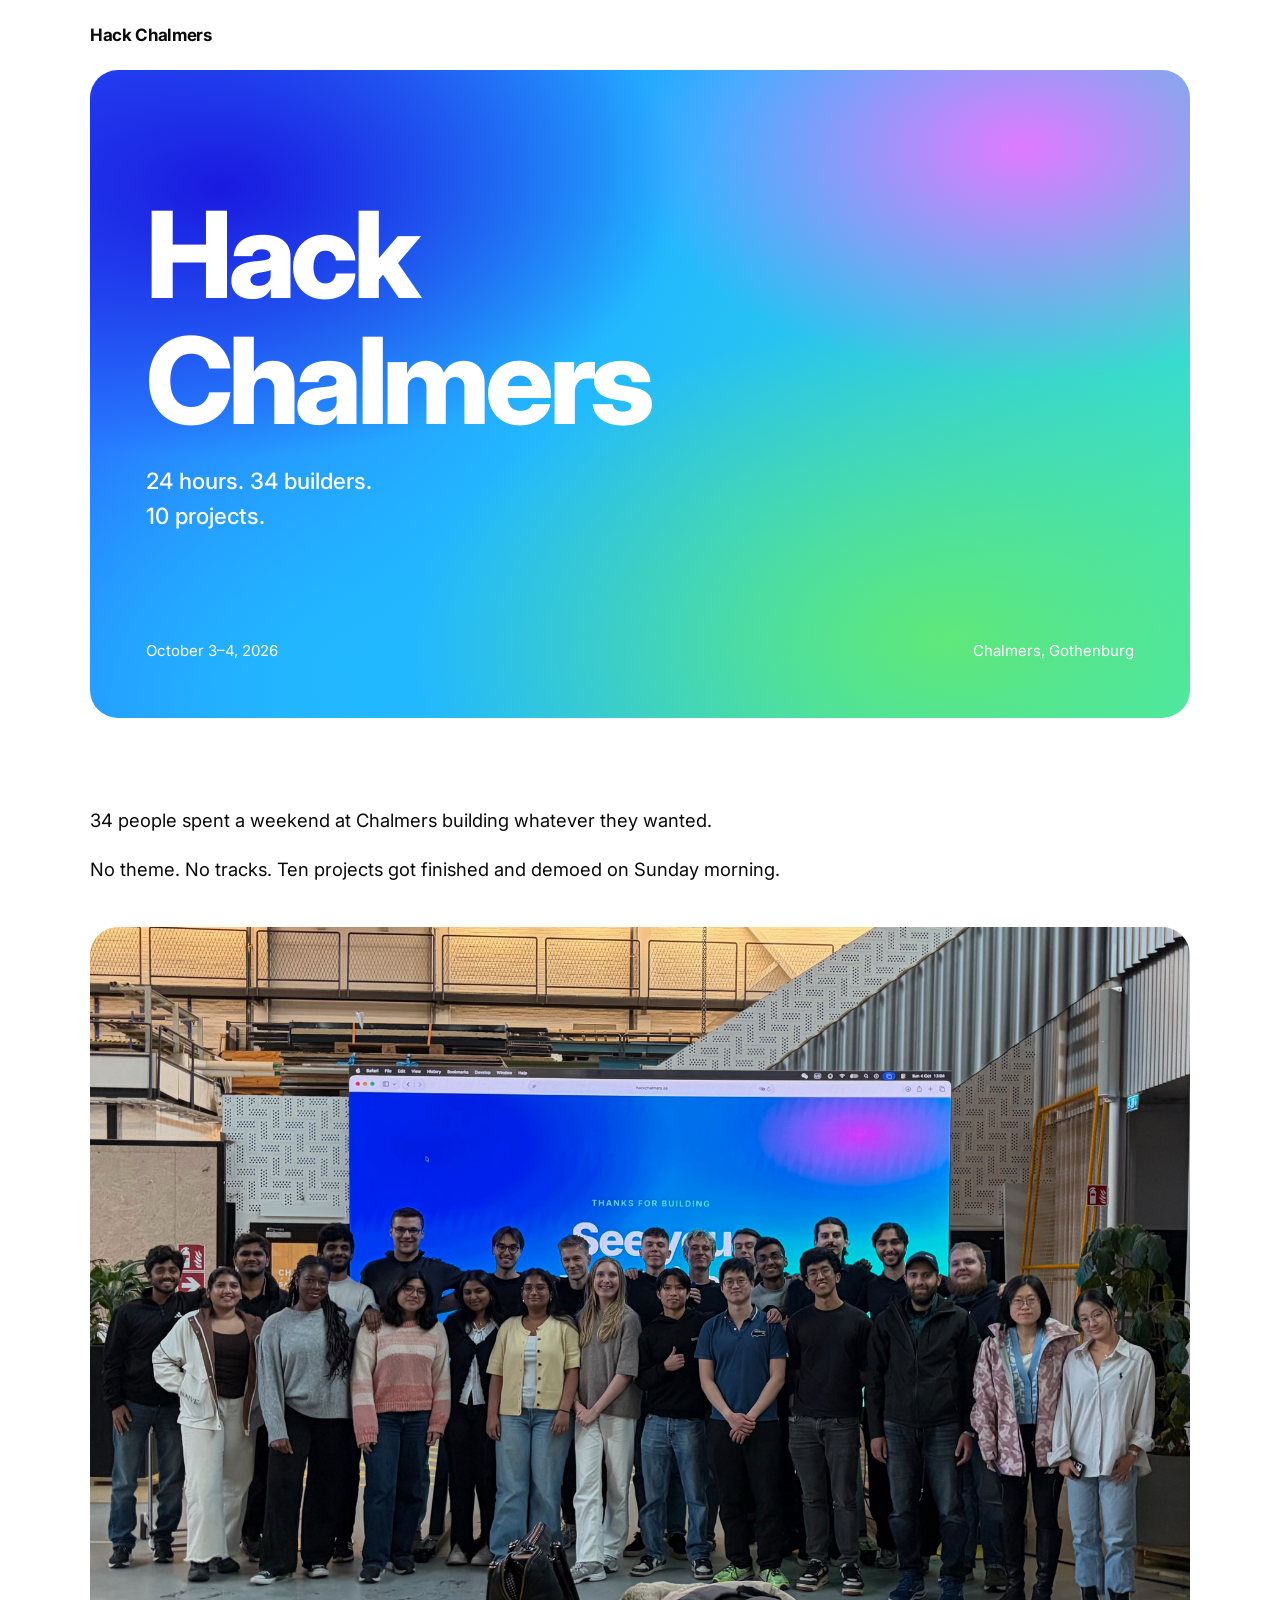
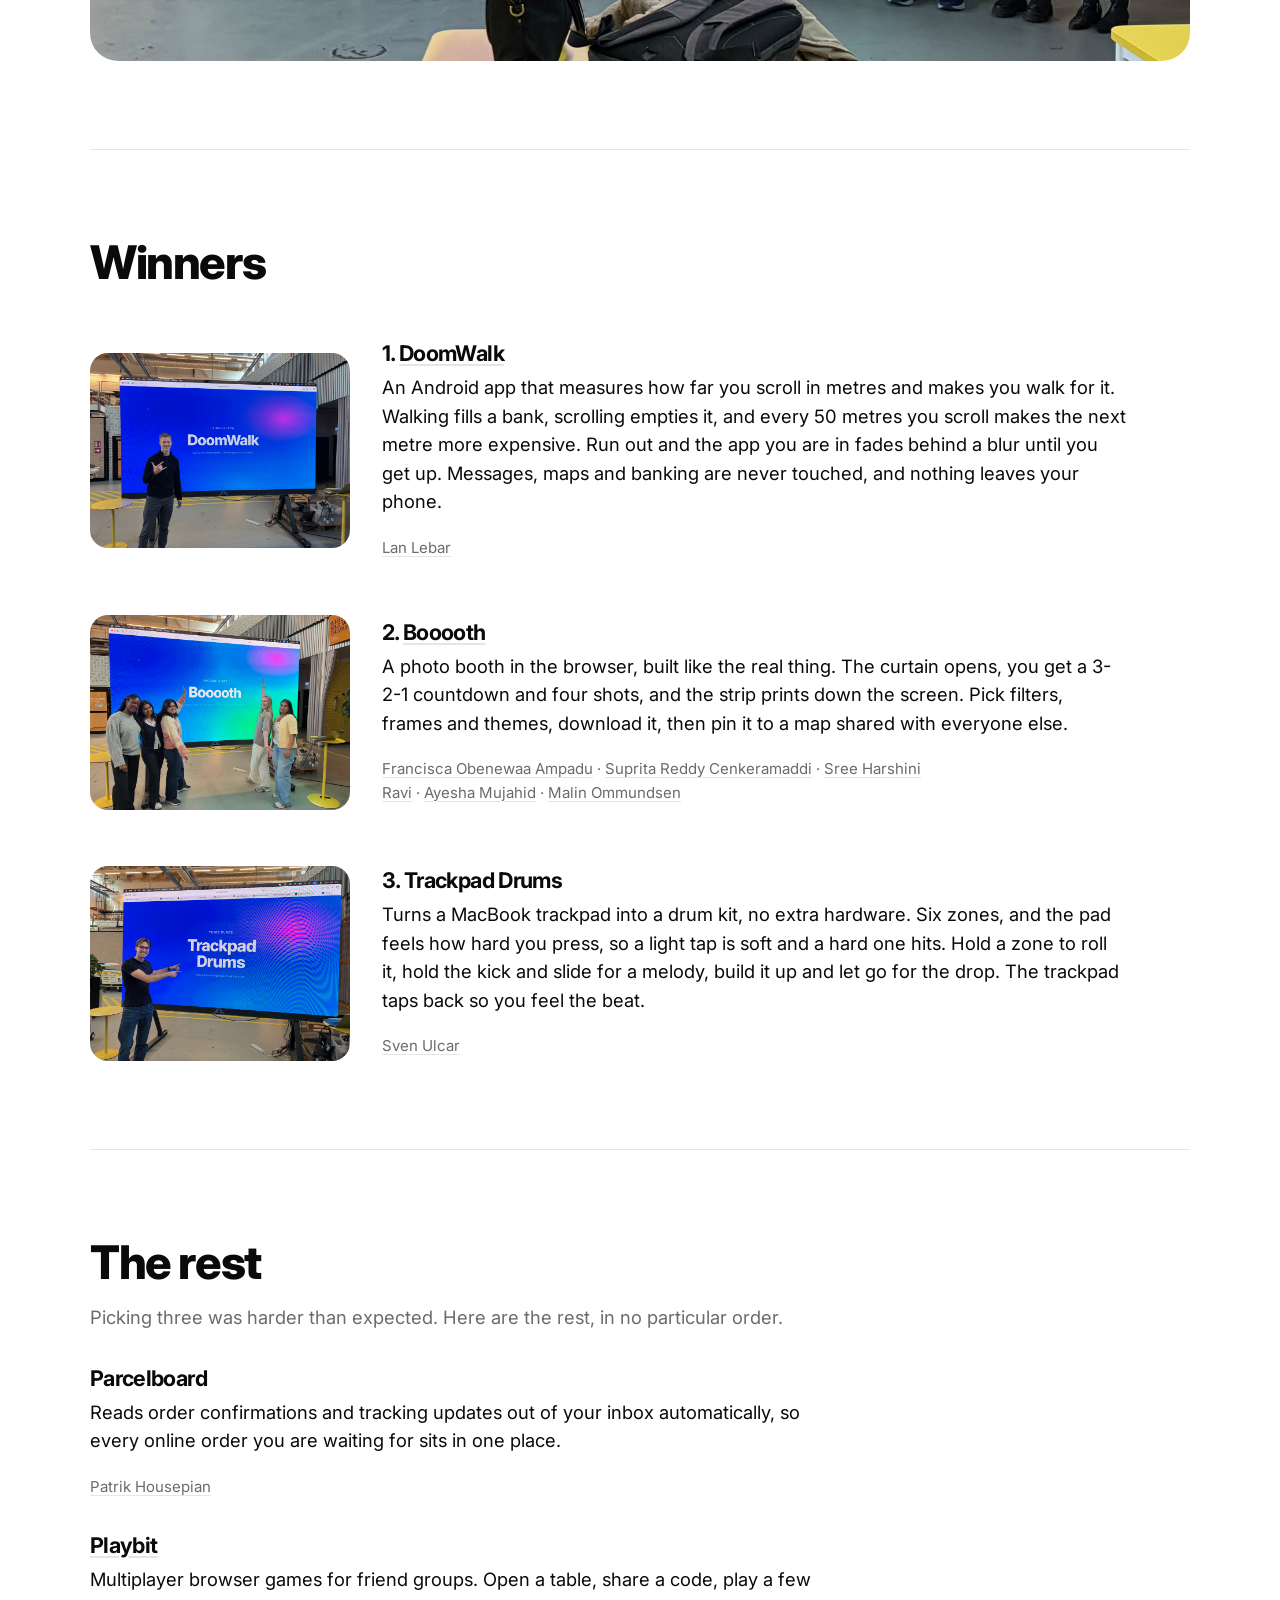
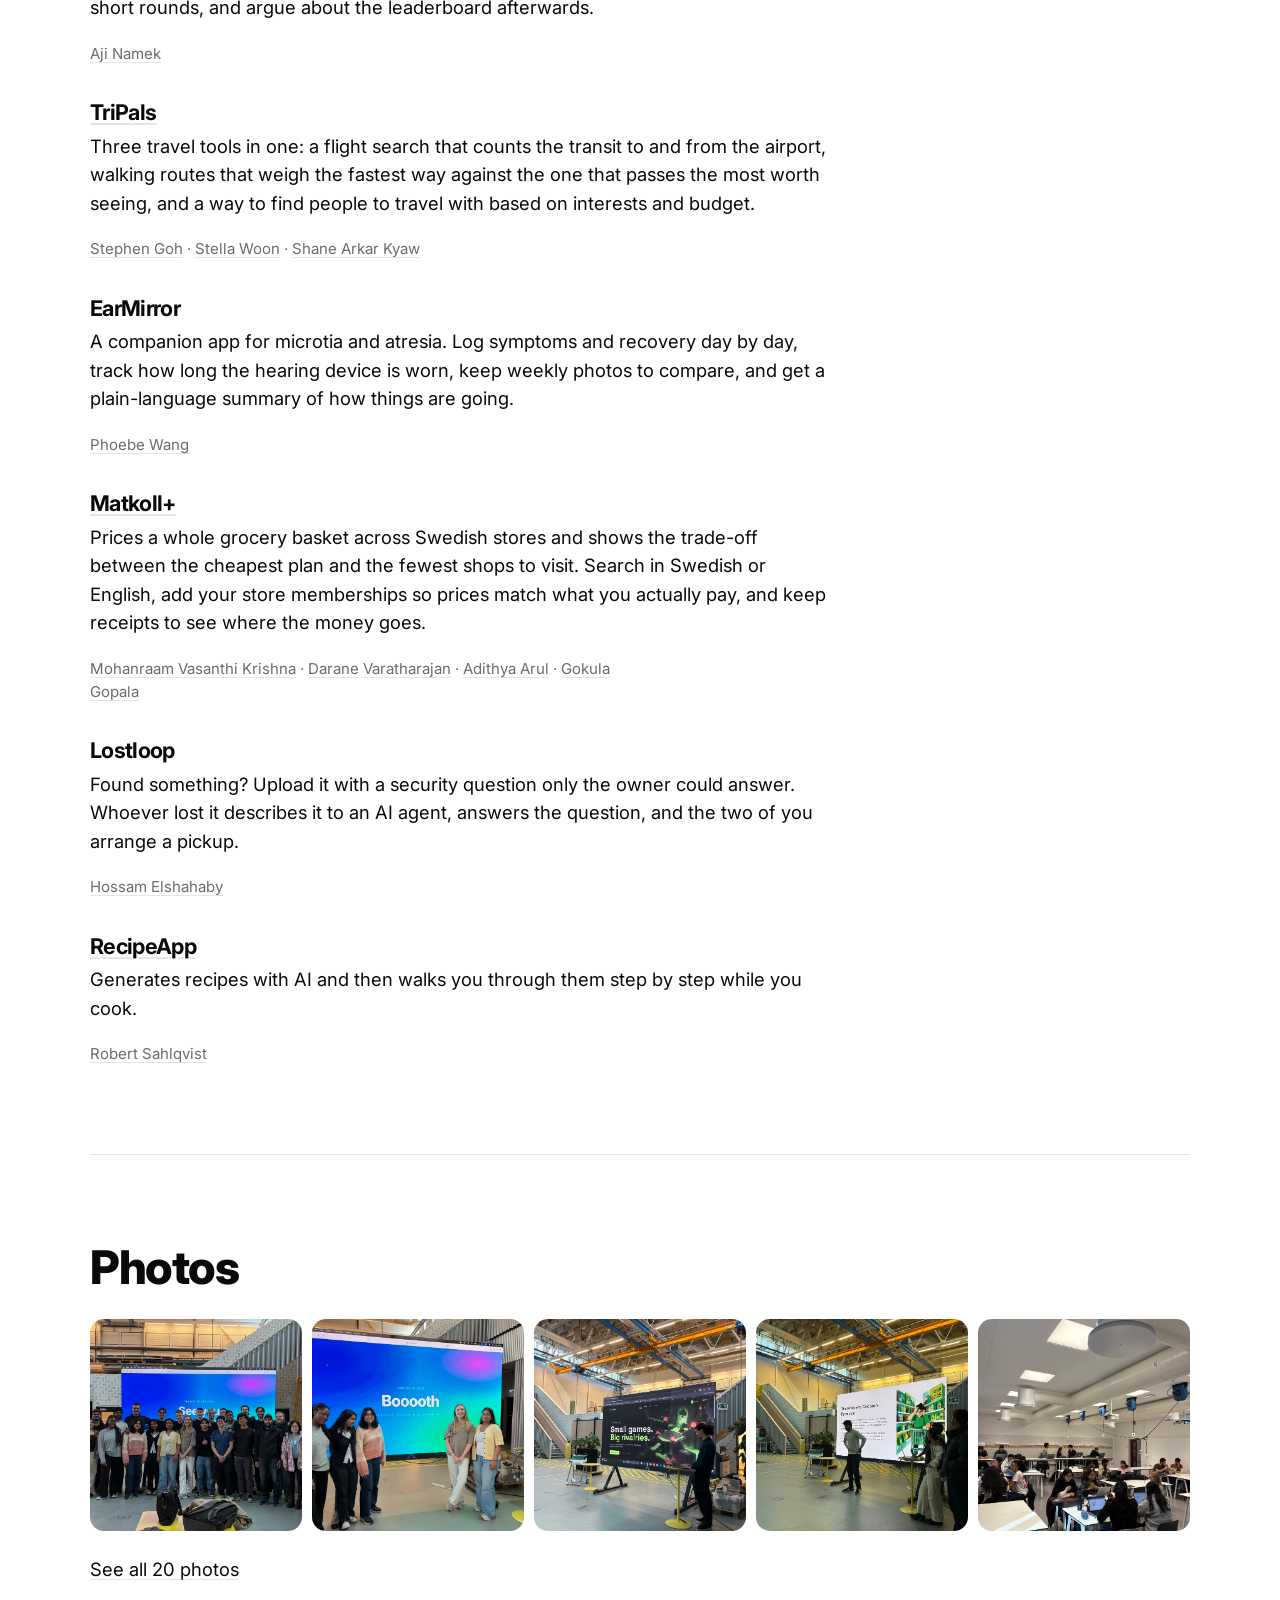
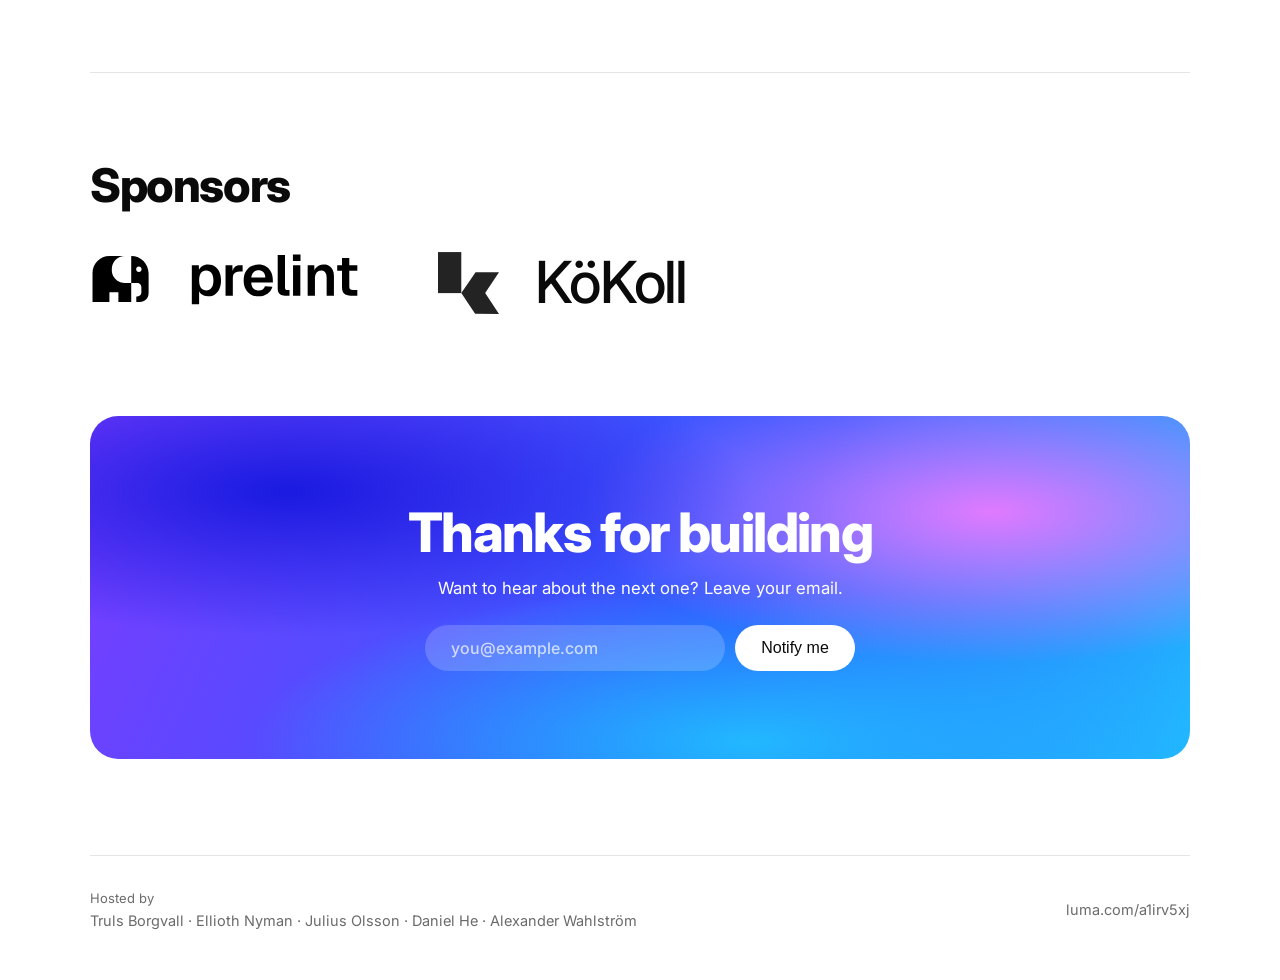
<file: index.html>
<!doctype html>
<html lang="en">

<head>
  <meta charset="utf-8">
  <meta name="viewport" content="width=device-width, initial-scale=1">
  <title>Hack Chalmers — A 24-hour hackathon in Gothenburg</title>
  <meta name="description"
    content="Hack Chalmers was a 24-hour hackathon at Chalmers in Gothenburg, October 3–4, 2026. 34 builders, 10 projects.">
  <meta name="theme-color" content="#0a0a0a">
  <link rel="icon" href="favicon.svg" type="image/svg+xml">

  <meta property="og:type" content="website">
  <meta property="og:title" content="Hack Chalmers">
  <meta property="og:description" content="24 hours. 34 builders. 10 projects. October 3–4, 2026.">
  <meta property="og:image" content="img/og-cover.jpg">
  <meta name="twitter:card" content="summary_large_image">

  <link rel="preconnect" href="https://fonts.googleapis.com">
  <link rel="preconnect" href="https://fonts.gstatic.com" crossorigin>
  <link href="https://fonts.googleapis.com/css2?family=Inter:wght@400;500;700;800&display=swap" rel="stylesheet">
  <link rel="stylesheet" href="styles.css">
</head>

<body>

  <header class="header wrap">
    <span class="wordmark">Hack Chalmers</span>
  </header>

  <main>

    <section class="hero grad-a">
      <h1>Hack<br>Chalmers</h1>
      <p class="hero-sub">24 hours. 34 builders.<br>10 projects.</p>
      <div class="hero-meta">
        <span>October 3–4, 2026</span>
        <span>Chalmers, Gothenburg</span>
      </div>
    </section>

    <section class="wrap section">
      <p>34 people spent a weekend at Chalmers building whatever they wanted.</p>
      <p>No theme. No tracks. Ten projects got finished and demoed on Sunday morning.</p>
      <a class="group-shot" href="photos/">
        <img src="img/20.jpg" alt="Everyone at Hack Chalmers 2026">
      </a>
    </section>

    <section class="wrap section">
      <h2>Winners</h2>

      <div class="project">
        <a href="photos/"><img class="shot" src="img/17.jpg" alt="The DoomWalk demo" loading="lazy"></a>
        <div class="project-text">
          <h3>1. <a href="https://github.com/lebaaar/doomwalk" target="_blank" rel="noopener">DoomWalk</a></h3>
          <p>An Android app that measures how far you scroll in metres and makes you walk for it. Walking fills a bank, scrolling empties it, and every 50 metres you scroll makes the next metre more expensive. Run out and the app you are in fades behind a blur until you get up. Messages, maps and banking are never touched, and nothing leaves your phone.</p>
          <p class="team"><a href="https://www.linkedin.com/in/lan-lebar/" target="_blank" rel="noopener">Lan Lebar</a></p>
        </div>
      </div>

      <div class="project">
        <a href="photos/"><img class="shot" src="img/15.jpg" alt="The Booooth team" loading="lazy"></a>
        <div class="project-text">
          <h3>2. <a href="https://github.com/franciscao-ampadu/Booooth" target="_blank" rel="noopener">Booooth</a></h3>
          <p>A photo booth in the browser, built like the real thing. The curtain opens, you get a 3-2-1 countdown and four shots, and the strip prints down the screen. Pick filters, frames and themes, download it, then pin it to a map shared with everyone else.</p>
          <p class="team"><a href="https://www.linkedin.com/in/franciscao-ampadu/" target="_blank" rel="noopener">Francisca Obenewaa Ampadu</a> · <a href="https://www.linkedin.com/in/suprita-reddy-c-029b3538b/" target="_blank" rel="noopener">Suprita Reddy Cenkeramaddi</a> · <a href="https://www.linkedin.com/in/sree-harshini-ravi-383ba638b/" target="_blank" rel="noopener">Sree Harshini Ravi</a> · <a href="https://www.linkedin.com/in/ayesha-mujahid-7593b6389/" target="_blank" rel="noopener">Ayesha Mujahid</a> · <a href="https://www.linkedin.com/in/malin-ommundsen-492b60299/" target="_blank" rel="noopener">Malin Ommundsen</a></p>
        </div>
      </div>

      <div class="project">
        <a href="photos/"><img class="shot" src="img/13.jpg" alt="The Trackpad Drums demo" loading="lazy"></a>
        <div class="project-text">
          <h3>3. Trackpad Drums</h3>
          <p>Turns a MacBook trackpad into a drum kit, no extra hardware. Six zones, and the pad feels how hard you press, so a light tap is soft and a hard one hits. Hold a zone to roll it, hold the kick and slide for a melody, build it up and let go for the drop. The trackpad taps back so you feel the beat.</p>
          <p class="team"><a href="https://www.linkedin.com/in/sven-ulcar/" target="_blank" rel="noopener">Sven Ulcar</a></p>
        </div>
      </div>
    </section>

    <section class="wrap section">
      <h2>The rest</h2>
      <p class="note" style="margin-top:-12px;margin-bottom:36px">Picking three was harder than expected. Here are the rest, in no particular order.</p>

      <div class="project">
        <h3>Parcelboard</h3>
        <p>Reads order confirmations and tracking updates out of your inbox automatically, so every online order you are waiting for sits in one place.</p>
        <p class="team"><a href="https://www.linkedin.com/in/patrikhousepian68b6bb187/" target="_blank" rel="noopener">Patrik Housepian</a></p>
      </div>

      <div class="project">
        <h3><a href="https://moonbeam-arcade.lovable.app" target="_blank" rel="noopener">Playbit</a></h3>
        <p>Multiplayer browser games for friend groups. Open a table, share a code, play a few short rounds, and argue about the leaderboard afterwards.</p>
        <p class="team"><a href="https://www.linkedin.com/in/aji-namek-2aa528309/" target="_blank" rel="noopener">Aji Namek</a></p>
      </div>

      <div class="project">
        <h3><a href="https://github.com/shaneak03/TriPals" target="_blank" rel="noopener">TriPals</a></h3>
        <p>Three travel tools in one: a flight search that counts the transit to and from the airport, walking routes that weigh the fastest way against the one that passes the most worth seeing, and a way to find people to travel with based on interests and budget.</p>
        <p class="team"><a href="https://www.linkedin.com/in/stephen-goh-wei-an/" target="_blank" rel="noopener">Stephen Goh</a> · <a href="https://www.linkedin.com/in/stellawoon/" target="_blank" rel="noopener">Stella Woon</a> · <a href="https://www.linkedin.com/in/shane-arkar-kyaw/" target="_blank" rel="noopener">Shane Arkar Kyaw</a></p>
      </div>

      <div class="project">
        <h3>EarMirror</h3>
        <p>A companion app for microtia and atresia. Log symptoms and recovery day by day, track how long the hearing device is worn, keep weekly photos to compare, and get a plain-language summary of how things are going.</p>
        <p class="team"><a href="https://www.linkedin.com/in/phoebe-wang-455147110/" target="_blank" rel="noopener">Phoebe Wang</a></p>
      </div>

      <div class="project">
        <h3><a href="https://github.com/MohanraamVK/matkollplus" target="_blank" rel="noopener">Matkoll+</a></h3>
        <p>Prices a whole grocery basket across Swedish stores and shows the trade-off between the cheapest plan and the fewest shops to visit. Search in Swedish or English, add your store memberships so prices match what you actually pay, and keep receipts to see where the money goes.</p>
        <p class="team"><a href="https://www.linkedin.com/in/mohanraam-v-k-59962a32a/" target="_blank" rel="noopener">Mohanraam Vasanthi Krishna</a> · <a href="https://www.linkedin.com/in/darane-varatharajan-75224028b/" target="_blank" rel="noopener">Darane Varatharajan</a> · <a href="https://www.linkedin.com/in/adithya-a-553a6a210/" target="_blank" rel="noopener">Adithya Arul</a> · <a href="https://www.linkedin.com/in/gokula-gopala-454a64287/" target="_blank" rel="noopener">Gokula Gopala</a></p>
      </div>

      <div class="project">
        <h3>Lostloop</h3>
        <p>Found something? Upload it with a security question only the owner could answer. Whoever lost it describes it to an AI agent, answers the question, and the two of you arrange a pickup.</p>
        <p class="team"><a href="https://www.linkedin.com/in/helshahaby/" target="_blank" rel="noopener">Hossam Elshahaby</a></p>
      </div>

      <div class="project">
        <h3><a href="https://github.com/Robert2B9/HackChalmers2026" target="_blank" rel="noopener">RecipeApp</a></h3>
        <p>Generates recipes with AI and then walks you through them step by step while you cook.</p>
        <p class="team"><a href="https://www.linkedin.com/in/robert-sahlqvist-789501227/" target="_blank" rel="noopener">Robert Sahlqvist</a></p>
      </div>
    </section>

    <section class="wrap section">
      <h2>Photos</h2>
      <div class="strip">
        <a href="photos/"><img src="img/20.jpg" alt="" loading="lazy"></a>
        <a href="photos/"><img src="img/16.jpg" alt="" loading="lazy"></a>
        <a href="photos/"><img src="img/11.jpg" alt="" loading="lazy"></a>
        <a href="photos/"><img src="img/06.jpg" alt="" loading="lazy"></a>
        <a href="photos/"><img src="img/01.jpg" alt="" loading="lazy"></a>
      </div>
      <p><a href="photos/">See all 20 photos</a></p>
    </section>

    <section class="wrap section">
      <h2>Sponsors</h2>
      <p class="sponsors">
        <a href="https://prelint.com/?utm_source=event_hackchalmers" target="_blank" rel="noopener">
          <img src="img/prelint-logo.svg" alt="Prelint" height="58">
        </a>
        <a class="sponsor-kokoll" href="https://kokoll.se" target="_blank" rel="noopener">
          <img src="img/kokoll-logo.svg" alt="" height="62">
          <span>KöKoll</span>
        </a>
      </p>
    </section>

    <section class="wrap">
      <div class="cta grad-b">
        <h2>Thanks for building</h2>
        <p>Want to hear about the next one? Leave your email.</p>

        <form class="waitlist" id="waitlist">
          <input id="email" name="email" type="email" placeholder="you@example.com" autocomplete="email" required>
          <button class="btn btn-light" type="submit">Notify me</button>
        </form>
        <p class="waitlist-done" id="waitlist-done">Thanks, we'll be in touch.</p>
      </div>
    </section>

  </main>

  <script>
    const WAITLIST_ENDPOINT = 'https://script.google.com/macros/s/AKfycbxhP9_O2_W5V3BMn7jOCMPwkAAEy2FthC2ehXjEm_Svs732sYbjUakjc_b-Spy1PTsx/exec';

    const waitlist = document.getElementById('waitlist');
    const done = document.getElementById('waitlist-done');

    waitlist.addEventListener('submit', async (e) => {
      e.preventDefault();
      const button = waitlist.querySelector('button');
      button.disabled = true;
      button.textContent = 'Sending…';

      try {
        await fetch(WAITLIST_ENDPOINT, {
          method: 'POST',
          mode: 'no-cors',
          headers: { 'Content-Type': 'text/plain;charset=utf-8' },
          body: JSON.stringify({ email: document.getElementById('email').value })
        });
        waitlist.style.display = 'none';
        done.style.display = 'block';
      } catch (err) {
        button.disabled = false;
        button.textContent = 'Notify me';
      }
    });
  </script>

  <footer class="wrap footer">
    <div>
      <span class="footer-label">Hosted by</span>
      <a href="https://www.linkedin.com/in/truls-borgvall-752355273/" target="_blank" rel="noopener">Truls Borgvall</a> · <a href="https://www.linkedin.com/in/elliothnyman/" target="_blank" rel="noopener">Ellioth Nyman</a> · <a href="https://www.linkedin.com/in/julius-olsson-5432b3269/" target="_blank" rel="noopener">Julius Olsson</a> · <a href="https://www.linkedin.com/in/daniel-he-a098b6263/" target="_blank" rel="noopener">Daniel He</a> · <a href="https://www.linkedin.com/in/alexander-e-wahlstr%C3%B6m/" target="_blank" rel="noopener">Alexander Wahlström</a>
    </div>
    <a href="https://luma.com/a1irv5xj" target="_blank" rel="noopener">luma.com/a1irv5xj</a>
  </footer>

</body>

</html>
</file>
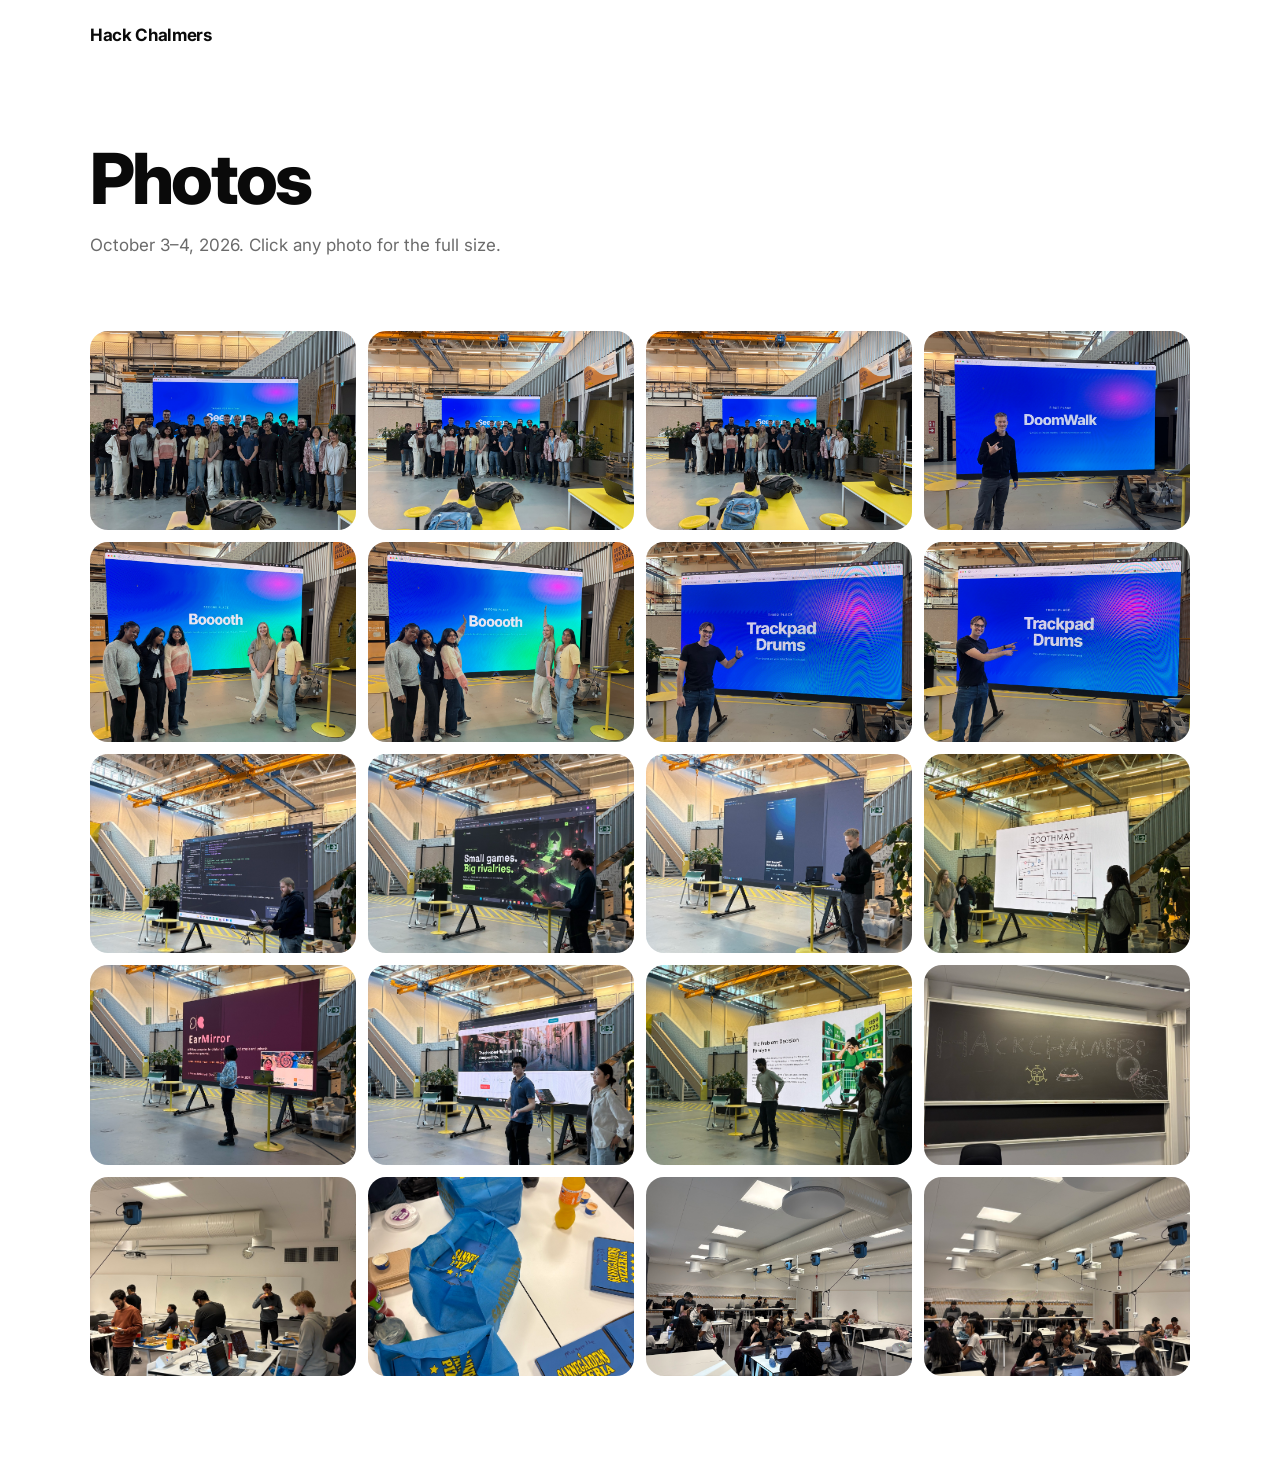
<file: photos/index.html>
<!doctype html>
<html lang="en">

<head>
  <meta charset="utf-8">
  <meta name="viewport" content="width=device-width, initial-scale=1">
  <title>Hack Chalmers — Photos</title>
  <meta name="description" content="Photos from Hack Chalmers, October 3–4, 2026.">
  <meta name="theme-color" content="#0a0a0a">
  <link rel="icon" href="../favicon.svg" type="image/svg+xml">

  <link rel="preconnect" href="https://fonts.googleapis.com">
  <link rel="preconnect" href="https://fonts.gstatic.com" crossorigin>
  <link href="https://fonts.googleapis.com/css2?family=Inter:wght@400;500;700;800&display=swap" rel="stylesheet">
  <link rel="stylesheet" href="../styles.css">

  <style>
    .intro { padding-block: clamp(40px, 6vw, 72px); }
    .intro h1 { font-size: clamp(2.6rem, 8vw, 4.4rem); letter-spacing: -0.04em; }
    .intro p { margin-top: 16px; color: var(--muted); }

    .grid {
      display: grid;
      grid-template-columns: repeat(auto-fill, minmax(260px, 1fr));
      gap: 12px;
      padding-bottom: clamp(48px, 7vw, 88px);
    }

    .grid a { display: block; border-radius: 18px; overflow: hidden; background: var(--line); }

    .grid img {
      display: block;
      width: 100%;
      height: 100%;
      aspect-ratio: 4 / 3;
      object-fit: cover;
      transition: transform .25s ease;
    }

    .grid a:hover img { transform: scale(1.03); }

    .header .wordmark { text-decoration: none; }
  </style>
</head>

<body>

  <header class="header wrap">
    <a class="wordmark" href="../">Hack Chalmers</a>
  </header>

  <main class="wrap">
    <section class="intro">
      <h1>Photos</h1>
      <p>October 3–4, 2026. Click any photo for the full size.</p>
    </section>

    <section class="grid" id="grid"></section>
  </main>

  <script>
    const grid = document.getElementById('grid');
    const count = 20;

    for (let i = count; i >= 1; i--) {
      const n = String(i).padStart(2, '0');
      const a = document.createElement('a');
      a.href = `../img/${n}.jpg`;
      a.target = '_blank';
      a.rel = 'noopener';

      const img = document.createElement('img');
      img.src = `../img/${n}.jpg`;
      img.alt = `Hack Chalmers photo ${i}`;
      img.loading = 'lazy';

      a.appendChild(img);
      grid.appendChild(a);
    }
  </script>

</body>

</html>
</file>
<file: styles.css>
:root {
  --bg: #ffffff;
  --ink: #0a0a0a;
  --muted: #6b6b6b;
  --line: #e5e5e5;

  --g-blue-deep: #1a1ae0;
  --g-blue: #2b5cff;
  --g-cyan: #22b8ff;
  --g-teal: #3ee8c0;
  --g-green: #5fe87a;
  --g-violet: #7a3cff;
  --g-magenta: #e07aff;

  --maxw: 1100px;
  --radius: 28px;
}

*, *::before, *::after { box-sizing: border-box; }

html { -webkit-text-size-adjust: 100%; }

body {
  margin: 0;
  padding-inline: 24px;
  background: var(--bg);
  color: var(--ink);
  font-family: Inter, -apple-system, BlinkMacSystemFont, "Segoe UI", Helvetica, Arial, sans-serif;
  font-size: 17px;
  line-height: 1.55;
  -webkit-font-smoothing: antialiased;
}

.wrap { max-width: var(--maxw); margin-inline: auto; }

h1, h2, h3 {
  margin: 0;
  font-weight: 800;
  letter-spacing: -0.03em;
  line-height: 1.05;
}

a { color: inherit; }

p { margin: 0; }

.grad-a {
  background-color: var(--g-blue);
  background-image:
    radial-gradient(60% 60% at 12% 18%, var(--g-blue-deep) 0%, transparent 70%),
    radial-gradient(55% 55% at 85% 12%, var(--g-magenta) 0%, transparent 65%),
    radial-gradient(70% 70% at 78% 88%, var(--g-green) 0%, transparent 70%),
    radial-gradient(60% 60% at 25% 92%, var(--g-cyan) 0%, transparent 70%),
    linear-gradient(120deg, var(--g-blue), var(--g-cyan) 45%, var(--g-teal) 100%);
}

.grad-b {
  background-color: var(--g-violet);
  background-image:
    radial-gradient(60% 60% at 18% 22%, var(--g-blue-deep) 0%, transparent 70%),
    radial-gradient(55% 65% at 82% 28%, var(--g-magenta) 0%, transparent 68%),
    radial-gradient(65% 65% at 60% 95%, var(--g-cyan) 0%, transparent 70%),
    linear-gradient(115deg, var(--g-violet), var(--g-blue) 60%, var(--g-cyan) 100%);
}

.header {
  display: flex;
  align-items: center;
  justify-content: space-between;
  gap: 16px;
  padding-block: 22px;
}

.wordmark { font-weight: 700; letter-spacing: -0.02em; }

.btn {
  display: inline-block;
  padding: 10px 20px;
  border-radius: 999px;
  background: var(--ink);
  color: #fff;
  font-size: 15px;
  font-weight: 500;
  text-decoration: none;
  transition: opacity .15s ease;
}

.btn:hover { opacity: .82; }

.btn-light { background: #fff; color: var(--ink); }

.hero {
  display: flex;
  flex-direction: column;
  max-width: var(--maxw);
  min-height: clamp(440px, 72vh, 700px);
  margin-inline: auto;
  padding: clamp(32px, 5vw, 56px);
  border-radius: var(--radius);
  color: #fff;
}

.hero h1 {
  margin-top: auto;
  font-size: clamp(3.4rem, 11vw, 7.5rem);
  letter-spacing: -0.045em;
}

.hero-sub {
  max-width: 28ch;
  margin-top: 20px;
  margin-bottom: auto;
  font-size: clamp(1.05rem, 2.2vw, 1.4rem);
  font-weight: 500;
}

.hero-meta {
  display: flex;
  flex-wrap: wrap;
  justify-content: space-between;
  gap: 8px 24px;
  padding-top: 40px;
  font-size: 15px;
}

.section { padding-block: clamp(56px, 7vw, 88px); }

.section + .section { border-top: 1px solid var(--line); }

.section h2 {
  max-width: 20ch;
  margin-bottom: 28px;
  font-size: clamp(1.9rem, 4vw, 2.9rem);
}

.section h3 {
  margin-top: 40px;
  font-size: 1.1rem;
  font-weight: 700;
}

.section h3:first-of-type { margin-top: 0; }

.section p {
  max-width: 62ch;
  font-size: 1.15rem;
}

.section p + p { margin-top: 20px; }

.section a { text-decoration-color: var(--line); text-underline-offset: 3px; }

.section a:hover { text-decoration-color: currentColor; }

.note { margin-top: 32px; color: var(--muted); font-size: 15px; }

.times {
  margin: 14px 0 0;
  padding: 0;
  list-style: none;
  font-size: 1.15rem;
}

.times li { padding-block: 6px; }

.cta {
  padding: clamp(48px, 8vw, 88px) clamp(32px, 5vw, 56px);
  border-radius: var(--radius);
  color: #fff;
  text-align: center;
}

.cta h2 { font-size: clamp(2rem, 5vw, 3.4rem); }

.cta p { margin-top: 14px; font-size: 1.05rem; }

.cta .btn { margin-top: 32px; padding: 13px 26px; font-size: 16px; }

.footer {
  display: flex;
  flex-wrap: wrap;
  align-items: center;
  justify-content: space-between;
  gap: 12px 24px;
  margin-top: 96px;
  padding-block: 32px 48px;
  border-top: 1px solid var(--line);
  color: var(--muted);
  font-size: 14.5px;
}

.footer-label { display: block; margin-bottom: 2px; font-size: 13px; }

.footer a { text-decoration: none; }

.footer a:hover { color: var(--ink); }

@media (max-width: 768px) {
  body { padding-inline: 16px; }

  .hero {
    min-height: 0;
    padding: 28px 24px 24px;
  }

  .hero h1 { margin-top: 48px; }

  .hero-sub { margin-top: 16px; }

  .hero-meta { flex-direction: column; gap: 4px; padding-top: 56px; }
}

.sponsors { display: flex; align-items: center; gap: clamp(24px, 5vw, 72px); flex-wrap: wrap; }
.sponsor-kokoll { display: inline-flex; align-items: center; gap: 36px; text-decoration: none; }
.sponsor-kokoll span { font-weight: 500; font-size: clamp(38px, 8vw, 58px); letter-spacing: -0.03em; }

.project { margin-top: 36px; }
.project:first-of-type { margin-top: 0; }
.project h3 { margin-top: 0; font-size: 1.35rem; }
.project p { margin-top: 8px; }
.project .team { color: var(--muted); font-size: 15px; }

.strip { display: grid; grid-template-columns: repeat(2, 1fr); gap: 10px; margin-bottom: 24px; }
.strip a:nth-child(5) { display: none; }

@media (min-width: 860px) {
  .strip { grid-template-columns: repeat(5, 1fr); }
  .strip a:nth-child(5) { display: block; }
}
.strip img { display: block; width: 100%; aspect-ratio: 1 / 1; object-fit: cover; border-radius: 14px; }

.shot { display: block; width: 100%; max-width: 560px; aspect-ratio: 4 / 3; object-fit: cover; border-radius: 18px; margin-bottom: 18px; }

@media (min-width: 860px) {
  .project:has(.shot) {
    display: grid;
    grid-template-columns: 420px 1fr;
    column-gap: 40px;
    align-content: center;
    margin-top: 56px;
  }
  .project:has(.shot) > a:has(.shot) { grid-column: 1; grid-row: 1 / -1; align-self: center; }
  .project:has(.shot) > :not(a:has(.shot)) { grid-column: 2; align-self: center; }
  .project:has(.shot) h3 { align-self: end; }
  .project:has(.shot) .team { align-self: start; }
  .project .shot { margin-bottom: 0; max-width: none; }
}

@media (min-width: 860px) {
  .project:has(.shot) {
    display: grid;
    grid-template-columns: 260px 1fr;
    column-gap: 32px;
    align-items: start;
  }
  .project .shot { margin-bottom: 0; max-width: none; }
}

.waitlist { display: flex; flex-wrap: wrap; align-items: center; justify-content: center; gap: 10px; margin-top: 24px; }
.waitlist input {
  min-width: 260px;
  height: 46px;
  padding: 0 26px;
  border: 0;
  border-radius: 999px;
  background: rgba(255,255,255,.18);
  color: #fff;
  font-family: inherit;
  font-size: 16px;
  font-weight: 500;
  line-height: normal;
}
.waitlist input::placeholder { color: rgba(255,255,255,.7); }
.waitlist input:focus { outline: 2px solid #fff; outline-offset: 1px; }
.waitlist .btn { display: inline-flex; align-items: center; height: 46px; margin-top: 0; padding: 0 26px; border: 0; cursor: pointer; }
.waitlist-done { display: none; margin-top: 24px; }

@media (max-width: 560px) {
  .waitlist { flex-direction: column; }
  .waitlist input, .waitlist .btn { width: 100%; justify-content: center; }
}

.group-shot { display: block; margin-top: clamp(28px, 4vw, 44px); border-radius: var(--radius); overflow: hidden; }
.group-shot img { display: block; width: 100%; aspect-ratio: 3 / 2; object-fit: cover; }
</file>
